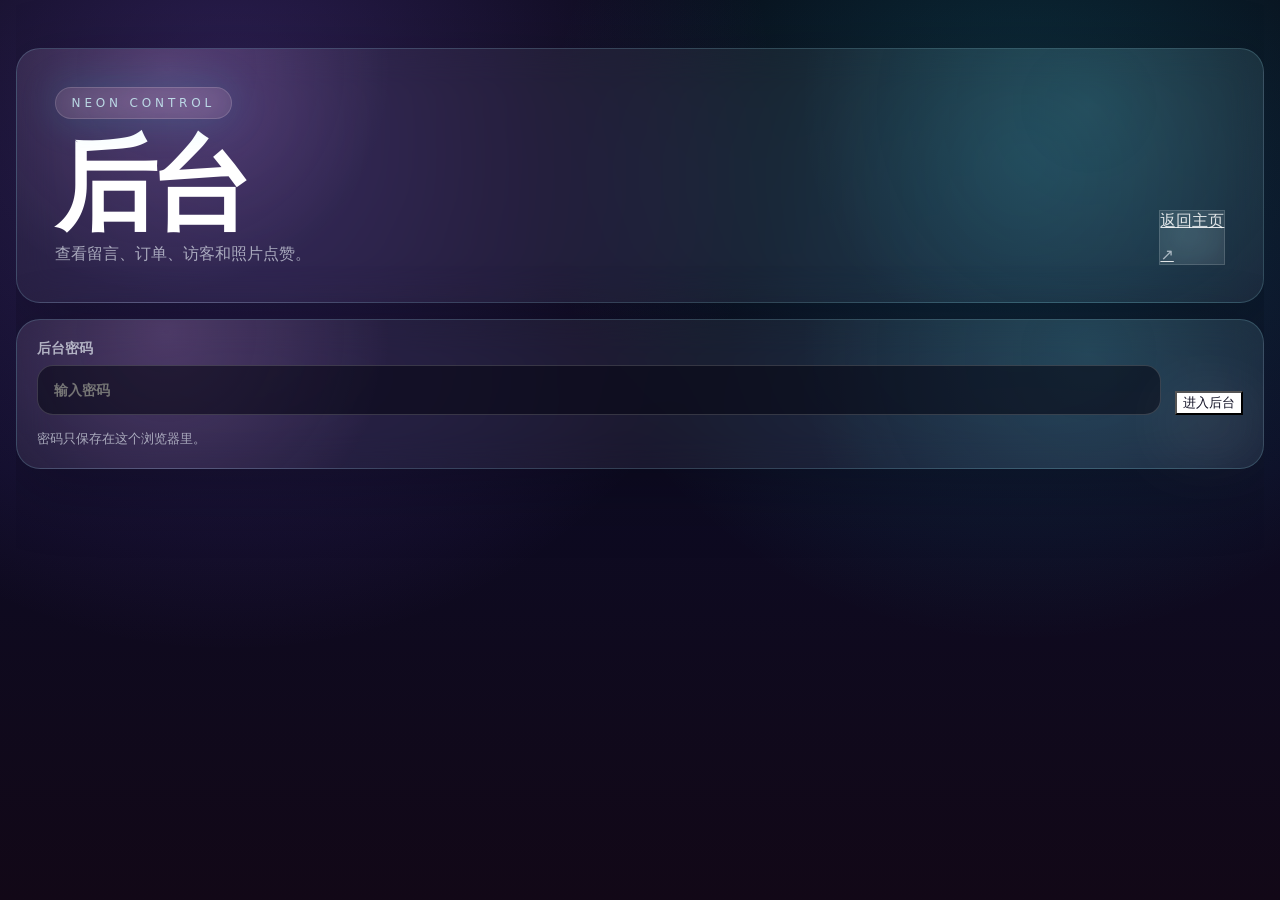
<file: admin.html>
<!doctype html>
<html lang="zh-CN">
  <head>
    <meta charset="utf-8" />
    <meta name="viewport" content="width=device-width, initial-scale=1" />
    <title>neonme 后台</title>
    <link rel="icon" href="assets/favicon.svg" />
    <link rel="stylesheet" href="assets/styles.css" />
  </head>
  <body class="admin-body">
    <main class="admin-shell">
      <section class="admin-hero">
        <div>
          <p class="eyebrow">NEON CONTROL</p>
          <h1>后台</h1>
          <span>查看留言、订单、访客和照片点赞。</span>
        </div>
        <a class="secondary" href="index.html">返回主页 <span>↗</span></a>
      </section>

      <section class="admin-login" id="admin-login">
        <label>
          后台密码
          <input id="admin-password" type="password" autocomplete="current-password" placeholder="输入密码" />
        </label>
        <button class="primary" id="admin-enter" type="button">进入后台</button>
        <p id="admin-message">密码只保存在这个浏览器里。</p>
      </section>

      <section class="admin-panel" id="admin-panel" hidden>
        <div class="admin-stats">
          <article>
            <span>访客</span>
            <strong id="admin-visits">--</strong>
            <button type="button" data-action="reset-visits">清零</button>
          </article>
          <article>
            <span>留言</span>
            <strong id="admin-note-count">--</strong>
          </article>
          <article>
            <span>订单</span>
            <strong id="admin-order-count">--</strong>
          </article>
          <article>
            <span>点赞项</span>
            <strong id="admin-like-count">--</strong>
          </article>
        </div>

        <div class="admin-grid">
          <section class="admin-card">
            <div class="admin-card-head">
              <h2>留言</h2>
              <button type="button" data-action="refresh">刷新</button>
            </div>
            <div class="admin-list" id="admin-guestbook"></div>
          </section>

          <section class="admin-card">
            <div class="admin-card-head">
              <h2>小店订单</h2>
              <button type="button" data-action="refresh">刷新</button>
            </div>
            <div class="admin-list" id="admin-orders"></div>
          </section>

          <section class="admin-card admin-card-wide">
            <div class="admin-card-head">
              <h2>照片点赞</h2>
              <button type="button" data-action="refresh">刷新</button>
            </div>
            <div class="admin-likes" id="admin-likes"></div>
          </section>
        </div>
      </section>
    </main>

    <script>
      const ADMIN_API = "https://neonme-api.2187909536-d8f.workers.dev";
      const passwordInput = document.querySelector("#admin-password");
      const loginBox = document.querySelector("#admin-login");
      const panel = document.querySelector("#admin-panel");
      const message = document.querySelector("#admin-message");
      const state = {
        password: localStorage.getItem("neonme-admin-password") || "",
      };

      passwordInput.value = state.password;

      const requestAdmin = async (path, options = {}) => {
        const response = await fetch(`${ADMIN_API}${path}`, {
          headers: {
            "Content-Type": "application/json",
            "X-Admin-Password": state.password,
          },
          ...options,
        });
        const data = await response.json();
        if (!response.ok) throw new Error(data.error || "request failed");
        return data;
      };

      const empty = (text) => {
        const item = document.createElement("p");
        item.className = "admin-empty";
        item.textContent = text;
        return item;
      };

      const renderList = (target, items, type) => {
        target.innerHTML = "";
        if (!items.length) {
          target.appendChild(empty("还没有内容。"));
          return;
        }
        items.forEach((item) => {
          const card = document.createElement("article");
          const title = document.createElement("strong");
          const meta = document.createElement("span");
          const text = document.createElement("p");
          const button = document.createElement("button");
          title.textContent = type === "orders" ? `${item.product || "订单"} · ${item.name || "未留名"}` : item.name || "visitor";
          meta.textContent = item.createdAt ? new Date(item.createdAt).toLocaleString("zh-CN") : "";
          text.textContent = type === "orders"
            ? `${item.phone || ""} ${item.address || ""}`.trim() || "没有更多信息"
            : item.message || "";
          button.type = "button";
          button.textContent = "删除";
          button.addEventListener("click", async () => {
            await requestAdmin(`/admin/${type}/${item.index}`, { method: "DELETE" });
            await loadAdmin();
          });
          card.append(title, meta, text, button);
          target.appendChild(card);
        });
      };

      const renderLikes = (target, likes) => {
        target.innerHTML = "";
        if (!likes.length) {
          target.appendChild(empty("还没有点赞。"));
          return;
        }
        likes.sort((a, b) => a.id.localeCompare(b.id)).forEach((item) => {
          const chip = document.createElement("button");
          chip.type = "button";
          chip.textContent = `${item.id} · ${item.count}`;
          chip.title = "点击清空这张照片的点赞";
          chip.addEventListener("click", async () => {
            await requestAdmin(`/admin/likes/${encodeURIComponent(item.id)}`, { method: "DELETE" });
            await loadAdmin();
          });
          target.appendChild(chip);
        });
      };

      const loadAdmin = async () => {
        try {
          const data = await requestAdmin("/admin/summary");
          loginBox.hidden = true;
          panel.hidden = false;
          message.textContent = "已连接后台。";
          document.querySelector("#admin-visits").textContent = data.visits;
          document.querySelector("#admin-note-count").textContent = data.guestbook.length;
          document.querySelector("#admin-order-count").textContent = data.orders.length;
          document.querySelector("#admin-like-count").textContent = data.likes.length;
          renderList(document.querySelector("#admin-guestbook"), data.guestbook, "guestbook");
          renderList(document.querySelector("#admin-orders"), data.orders, "orders");
          renderLikes(document.querySelector("#admin-likes"), data.likes);
        } catch {
          loginBox.hidden = false;
          panel.hidden = true;
          message.textContent = "密码不对，或者后台暂时连不上。";
        }
      };

      document.querySelector("#admin-enter").addEventListener("click", () => {
        state.password = passwordInput.value.trim();
        localStorage.setItem("neonme-admin-password", state.password);
        loadAdmin();
      });

      document.querySelectorAll("[data-action='refresh']").forEach((button) => {
        button.addEventListener("click", loadAdmin);
      });

      document.querySelector("[data-action='reset-visits']").addEventListener("click", async () => {
        await requestAdmin("/admin/visits/reset", { method: "POST" });
        await loadAdmin();
      });

      if (state.password) loadAdmin();
    </script>
  </body>
</html>
</file>
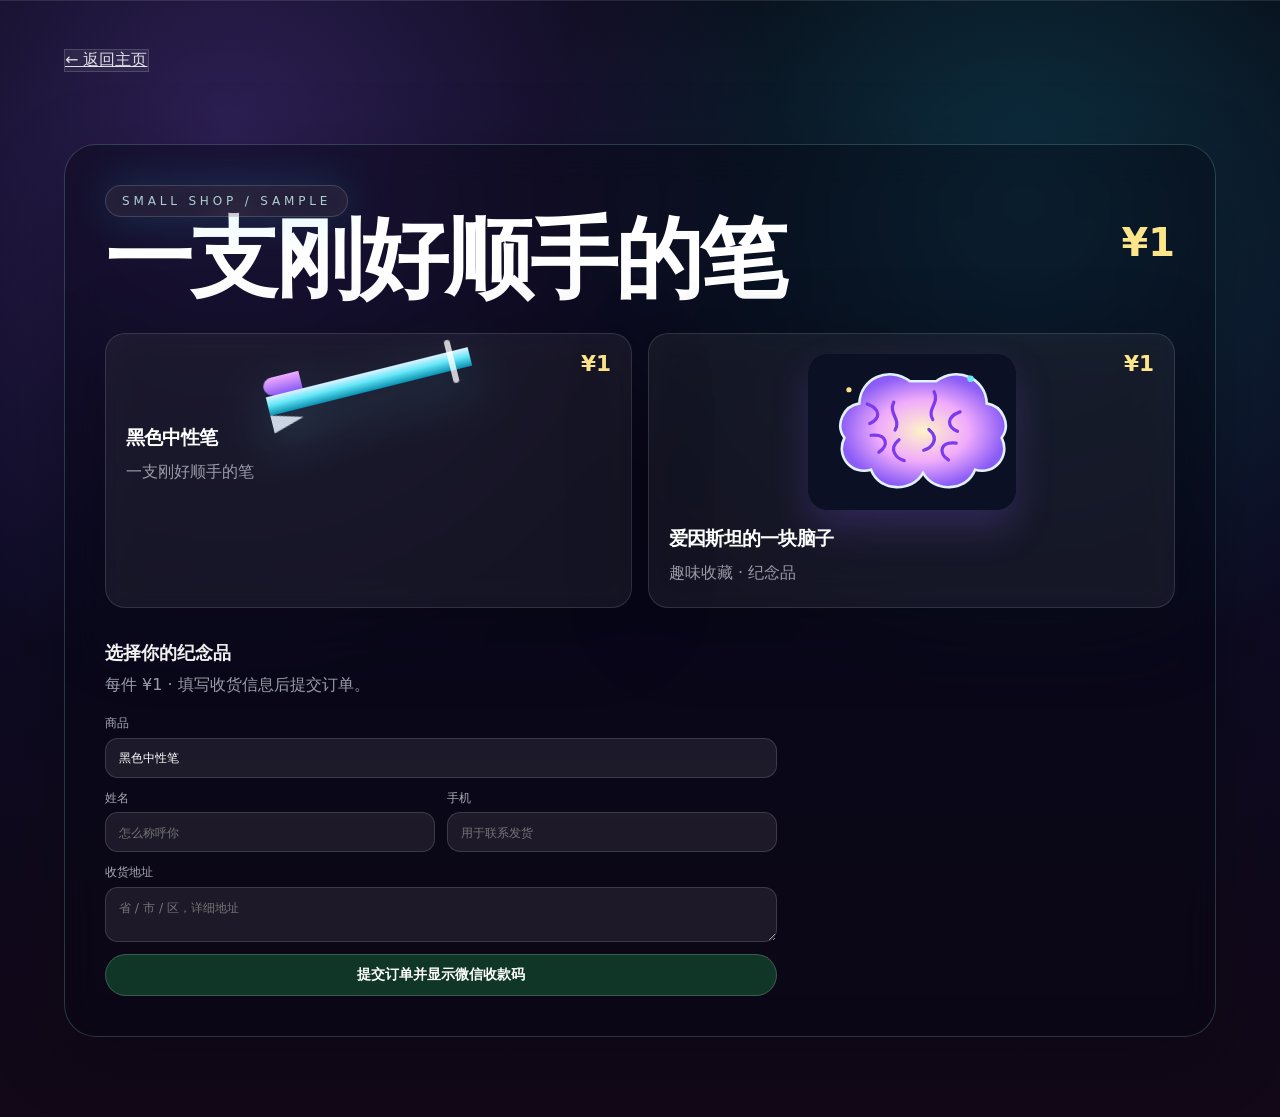
<file: shop.html>
<!doctype html>
<html lang="zh-CN">
  <head>
    <meta charset="utf-8" />
    <meta name="viewport" content="width=device-width, initial-scale=1" />
    <title>我的小店 · A Small Universe</title>
    <link rel="icon" href="assets/favicon.svg" />
    <link rel="stylesheet" href="assets/styles.css" />
  </head>
  <body>
    <main>
      <section class="cards-section shop-page">
        <a class="secondary back-link" href="index.html">← 返回主页</a>
        <section id="shop" class="shop-module" aria-labelledby="shop-title">
          <div class="shop-heading">
            <div>
              <p class="eyebrow">small shop / sample</p>
              <h1 id="shop-title" class="shop-title">一支刚好顺手的笔</h1>
            </div>
            <span class="price">¥1</span>
          </div>
          <div class="product-grid">
            <article class="product-card"><div class="pen-visual" aria-hidden="true"><div class="pen-cap"></div><div class="pen-body"><span></span></div><div class="pen-tip"></div></div><h2>黑色中性笔</h2><p>一支刚好顺手的笔</p><span class="card-price">¥1</span></article>
            <article class="product-card"><img class="brain-visual" src="assets/einstein-brain.svg" alt="爱因斯坦大脑纪念品插画" /><h2>爱因斯坦的一块脑子</h2><p>趣味收藏 · 纪念品</p><span class="card-price">¥1</span></article>
          </div>
          <div class="product-copy">
              <p>选择你的纪念品</p>
              <span>每件 ¥1 · 填写收货信息后提交订单。</span>
              <form class="order-form" id="order-form">
                <label class="full">商品<select name="product"><option>黑色中性笔</option><option>爱因斯坦的一块脑子（纪念品）</option></select></label>
                <label>姓名<input name="name" required autocomplete="name" placeholder="怎么称呼你" /></label>
                <label>手机<input name="phone" required inputmode="tel" autocomplete="tel" placeholder="用于联系发货" /></label>
                <label class="full">收货地址<textarea name="address" required autocomplete="street-address" rows="2" placeholder="省 / 市 / 区，详细地址"></textarea></label>
                <button class="pay-button wechat full" type="submit">提交订单并显示微信收款码</button>
              </form>
              <div class="order-result" id="order-result" hidden>
                <p>订单已生成 <strong id="order-id"></strong></p>
                <p class="order-sync" id="order-sync">当前是本地预览；接好通知地址后，订单会自动发给你。</p>
                <img src="assets/wechat-pay.jpg" alt="微信收款二维码" />
                <button class="pay-button full" id="copy-order" type="button">复制订单信息</button>
              </div>
            </div>
        </section>
      </section>
    </main>
    <script>
      const NEON_SHOP_CONFIG = {
        apiBase: "https://neonme-api.2187909536-d8f.workers.dev",
        notifyUrl: "",
      };

      const orderForm = document.querySelector("#order-form");
      const copyOrder = document.querySelector("#copy-order");
      const orderSync = document.querySelector("#order-sync");
      let lastOrderText = "";

      const notifyOrder = async (order) => {
        const url = NEON_SHOP_CONFIG.notifyUrl || (NEON_SHOP_CONFIG.apiBase ? `${NEON_SHOP_CONFIG.apiBase}/orders` : "");
        if (!url) return false;
        const response = await fetch(url, {
          method: "POST",
          headers: { "Content-Type": "application/json" },
          body: JSON.stringify(order),
        });
        return response.ok;
      };

      orderForm.addEventListener("submit", async (event) => {
        event.preventDefault();
        const data = Object.fromEntries(new FormData(event.currentTarget));
        const order = { ...data, id: `NM${Date.now().toString().slice(-8)}`, createdAt: new Date().toISOString(), status: "待人工确认" };
        localStorage.setItem("neonme-last-order", JSON.stringify(order));
        lastOrderText = [
          `订单号：${order.id}`,
          `商品：${order.product}`,
          `姓名：${order.name}`,
          `手机：${order.phone}`,
          `地址：${order.address}`,
          `状态：${order.status}`,
        ].join("\n");
        document.querySelector("#order-id").textContent = order.id;
        document.querySelector("#order-result").hidden = false;
        event.currentTarget.hidden = true;
        try {
          const notified = await notifyOrder(order);
          orderSync.textContent = notified ? "订单通知已发送给站长。" : "订单已生成；现在先复制订单信息发给站长。";
        } catch {
          orderSync.textContent = "订单通知暂时没发出；先复制订单信息发给站长。";
        }
      });

      copyOrder.addEventListener("click", async () => {
        if (!lastOrderText) return;
        try {
          await navigator.clipboard.writeText(lastOrderText);
          copyOrder.textContent = "已复制";
        } catch {
          copyOrder.textContent = "复制失败，手动截图也可以";
        }
      });
    </script>
  </body>
</html>
</file>
<file: assets/styles.css>
* {
  box-sizing: border-box;
}

:root {
  --void: #070712;
  --deep: #0d0b23;
  --violet: #8b5cf6;
  --fuchsia: #f0abfc;
  --cyan: #67e8f9;
  --solar: #fde68a;
  --rose: #fb7185;
  --ink: rgba(255, 255, 255, 0.92);
  --muted: rgba(226, 232, 240, 0.72);
}

html {
  scroll-behavior: smooth;
}

body {
  margin: 0;
  background:
    radial-gradient(circle at 18% 12%, rgba(139, 92, 246, 0.28), transparent 34rem),
    radial-gradient(circle at 80% 18%, rgba(34, 211, 238, 0.2), transparent 30rem),
    linear-gradient(180deg, #070712 0%, #0d0b23 52%, #120817 100%);
  color: #fff;
  font-family:
    Inter, ui-sans-serif, system-ui, -apple-system, BlinkMacSystemFont, "Segoe UI",
    "PingFang SC", "Microsoft YaHei", sans-serif;
}

body.lightbox-open {
  overflow: hidden;
}

.sparkle-layer {
  position: fixed;
  inset: 0;
  z-index: 99;
  pointer-events: none;
}

.sparkle-layer span {
  position: absolute;
  width: 0.52rem;
  height: 0.52rem;
  border-radius: 999px;
  background: var(--solar);
  box-shadow:
    0 0 18px rgba(253, 230, 138, 0.95),
    0 0 34px rgba(240, 171, 252, 0.55);
  translate: -50% -50%;
  animation: sparkle-pop 900ms ease-out forwards;
}

.moon-pet {
  position: fixed;
  right: clamp(1rem, 3vw, 2rem);
  bottom: clamp(1rem, 3vw, 2rem);
  z-index: 80;
  display: grid;
  width: 3.2rem;
  height: 3.2rem;
  place-items: center;
  border: 1px solid rgba(253, 230, 138, 0.34);
  border-radius: 999px;
  background:
    radial-gradient(circle at 35% 28%, rgba(255, 255, 255, 0.92), transparent 0.24rem),
    rgba(7, 7, 18, 0.72);
  color: var(--solar);
  font-size: 1.65rem;
  line-height: 1;
  box-shadow:
    0 0 34px rgba(253, 230, 138, 0.22),
    0 0 80px rgba(103, 232, 249, 0.12);
  backdrop-filter: blur(16px);
  cursor: pointer;
  transition: transform 240ms ease, box-shadow 240ms ease;
}

.moon-pet:hover,
.moon-pet.awake {
  transform: translateY(-0.22rem) rotate(-12deg);
  box-shadow:
    0 0 38px rgba(253, 230, 138, 0.46),
    0 0 90px rgba(240, 171, 252, 0.24);
}

.secret-toast {
  position: fixed;
  right: clamp(1rem, 3vw, 2rem);
  bottom: 5rem;
  z-index: 81;
  border: 1px solid rgba(255, 255, 255, 0.14);
  border-radius: 999px;
  background: rgba(7, 7, 18, 0.78);
  padding: 0.75rem 1rem;
  color: #fff;
  font-size: 0.88rem;
  font-weight: 850;
  opacity: 0;
  transform: translateY(0.6rem);
  pointer-events: none;
  box-shadow: 0 18px 45px rgba(0, 0, 0, 0.28);
  backdrop-filter: blur(16px);
  transition: opacity 220ms ease, transform 220ms ease;
}

.secret-toast.show {
  opacity: 1;
  transform: translateY(0);
}

.page-shell {
  position: relative;
  min-height: 100vh;
}

.site-header {
  position: fixed;
  left: 50%;
  top: 1rem;
  z-index: 10;
  display: flex;
  width: min(calc(100% - 2rem), 76rem);
  transform: translateX(-50%);
  align-items: center;
  justify-content: space-between;
  gap: 1rem;
  border: 1px solid rgba(255, 255, 255, 0.14);
  border-radius: 999px;
  background: rgba(7, 7, 18, 0.64);
  padding: 0.55rem 0.7rem 0.55rem 0.55rem;
  backdrop-filter: blur(20px);
}

.brand-mark,
.site-header nav,
.site-header nav a {
  display: flex;
  align-items: center;
}

.brand-mark {
  gap: 0.7rem;
  color: #fff;
  text-decoration: none;
}

.brand-mark span {
  display: grid;
  width: 2.35rem;
  height: 2.35rem;
  place-items: center;
  border-radius: 50%;
  background: radial-gradient(circle at 30% 25%, #fff, var(--cyan) 30%, var(--violet) 72%);
  color: #09091a;
  font-size: 0.78rem;
  font-weight: 950;
}

.brand-mark strong {
  font-size: 0.95rem;
}

.site-header nav {
  gap: 0.25rem;
}

.site-header nav a {
  min-height: 2.1rem;
  border-radius: 999px;
  padding: 0 0.85rem;
  color: rgba(255, 255, 255, 0.72);
  font-size: 0.86rem;
  text-decoration: none;
}

.site-header nav a:hover {
  background: rgba(255, 255, 255, 0.1);
  color: #fff;
}

::selection {
  background: rgba(103, 232, 249, 0.35);
}

main {
  min-height: 100vh;
  overflow: hidden;
}

.hero {
  position: relative;
  isolation: isolate;
  display: flex;
  min-height: 100vh;
  align-items: center;
  padding: 2.5rem 4rem;
}

.hero-grid,
.cards-section {
  width: min(100%, 80rem);
  margin: 0 auto;
}

.hero-grid {
  display: grid;
  grid-template-columns: 1.08fr 0.92fr;
  align-items: center;
  gap: 2.5rem;
}

.eyebrow {
  display: inline-flex;
  margin: 0 0 1.25rem;
  border: 1px solid rgba(255, 255, 255, 0.15);
  border-radius: 999px;
  background: rgba(255, 255, 255, 0.08);
  padding: 0.5rem 1rem;
  color: rgba(207, 250, 254, 0.8);
  font-size: 0.75rem;
  letter-spacing: 0.32em;
  text-transform: uppercase;
  box-shadow: 0 0 40px rgba(34, 211, 238, 0.18);
  backdrop-filter: blur(16px);
}

h1 {
  max-width: 58rem;
  margin: 0;
  color: #fff;
  font-size: clamp(3.4rem, 8.5vw, 6rem);
  font-weight: 950;
  letter-spacing: -0.035em;
  line-height: 0.9;
  text-wrap: balance;
}

h1 span {
  display: block;
  padding-bottom: 0.2em;
  color: var(--cyan);
  text-shadow: 0 0 34px rgba(103, 232, 249, 0.34);
}

.intro {
  max-width: 42rem;
  margin: 1.75rem 0 0;
  color: rgba(226, 232, 240, 0.78);
  font-size: clamp(1.05rem, 2vw, 1.25rem);
  line-height: 1.8;
  text-wrap: pretty;
}

.actions {
  display: flex;
  flex-wrap: wrap;
  gap: 1rem;
  margin-top: 2.25rem;
}

.actions a {
  display: inline-flex;
  align-items: center;
  justify-content: center;
  border-radius: 999px;
  padding: 0.9rem 1.4rem;
  font-size: 0.92rem;
  font-weight: 750;
  text-decoration: none;
  transition: transform 220ms ease, box-shadow 220ms ease, border-color 220ms ease;
}

.actions a:hover {
  transform: translateY(-0.25rem);
}

.primary {
  background: #fff;
  color: #111125;
  box-shadow: 0 18px 70px rgba(255, 255, 255, 0.22);
}

.primary:hover {
  box-shadow: 0 26px 90px rgba(56, 189, 248, 0.35);
}

.primary span {
  margin-left: 0.5rem;
}

.secondary {
  border: 1px solid rgba(255, 255, 255, 0.15);
  background: rgba(255, 255, 255, 0.07);
  color: rgba(255, 255, 255, 0.85);
  backdrop-filter: blur(16px);
}

.secondary:hover {
  border-color: rgba(165, 243, 252, 0.5);
}

.shop-link span {
  margin-left: 0.5rem;
  color: var(--solar);
  font-size: 1.1rem;
}

.aurora {
  position: absolute;
  z-index: -1;
  pointer-events: none;
  border-radius: 999px;
  filter: blur(24px);
  opacity: 0.76;
  mix-blend-mode: screen;
  animation: drift 14s ease-in-out infinite alternate;
}

.aurora-one {
  left: -10rem;
  top: 8rem;
  width: 34rem;
  height: 34rem;
  background: rgba(168, 85, 247, 0.42);
}

.aurora-two {
  right: -14rem;
  top: 2rem;
  width: 38rem;
  height: 38rem;
  background: rgba(6, 182, 212, 0.33);
  animation-delay: -4s;
}

.aurora-three {
  bottom: -18rem;
  left: 28%;
  width: 42rem;
  height: 42rem;
  background: rgba(251, 191, 36, 0.2);
  animation-delay: -8s;
}

.starfield span {
  position: absolute;
  display: block;
  border-radius: 999px;
  background: #fff;
  box-shadow: 0 0 18px rgba(255, 255, 255, 0.9);
  opacity: 0.28;
  animation: twinkle 3.8s ease-in-out infinite;
}

.planet-wrap {
  position: relative;
  aspect-ratio: 1;
  width: min(100%, 35rem);
  margin: 0 auto;
}

.planet-shell {
  position: absolute;
  inset: 0;
  display: grid;
  place-items: center;
}

.planet-core {
  position: relative;
  width: min(78vw, 25rem);
  height: min(78vw, 25rem);
  border: 1px solid rgba(255, 255, 255, 0.16);
  border-radius: 40% 60% 58% 42% / 46% 38% 62% 54%;
  background:
    radial-gradient(circle at 34% 26%, rgba(255, 255, 255, 0.92), transparent 0.55rem),
    radial-gradient(circle at 38% 32%, rgba(103, 232, 249, 0.62), transparent 4rem),
    radial-gradient(circle at 68% 66%, rgba(240, 171, 252, 0.62), transparent 7rem),
    linear-gradient(135deg, rgba(255, 255, 255, 0.18), rgba(255, 255, 255, 0.035));
  box-shadow:
    inset 0 0 70px rgba(255, 255, 255, 0.11),
    0 0 95px rgba(103, 232, 249, 0.28),
    0 0 150px rgba(217, 70, 239, 0.18);
  animation: morph 10s ease-in-out infinite alternate;
}

.planet-core::before {
  position: absolute;
  inset: 10%;
  content: "";
  border-radius: inherit;
  background:
    linear-gradient(110deg, transparent 0 28%, rgba(255, 255, 255, 0.22) 31%, transparent 36% 54%, rgba(255, 255, 255, 0.12) 58%, transparent 64%),
    repeating-linear-gradient(130deg, rgba(255, 255, 255, 0.08) 0 1px, transparent 1px 17px);
  opacity: 0.72;
}

.orbit {
  position: absolute;
  inset: 9%;
  border: 1px solid rgba(255, 255, 255, 0.18);
  border-radius: 50%;
  transform: rotateX(64deg) rotateZ(-18deg);
  box-shadow: 0 0 42px rgba(103, 232, 249, 0.12);
}

.orbit-a {
  animation: spin 17s linear infinite;
}

.orbit-b {
  inset: 4%;
  border-color: rgba(240, 171, 252, 0.26);
  transform: rotateX(68deg) rotateZ(28deg);
  animation: spin 23s linear infinite reverse;
}

.orbit-c {
  inset: 16%;
  border-style: dashed;
  border-color: rgba(253, 230, 138, 0.22);
  transform: rotateX(62deg) rotateZ(58deg);
  animation: spin 29s linear infinite;
}

.glass-card {
  position: absolute;
  z-index: 2;
  width: 15rem;
  border: 1px solid rgba(255, 255, 255, 0.16);
  border-radius: 1.35rem;
  background: rgba(8, 10, 26, 0.48);
  padding: 1rem 1.1rem;
  color: rgba(255, 255, 255, 0.9);
  box-shadow: 0 20px 80px rgba(0, 0, 0, 0.28);
  backdrop-filter: blur(18px);
}

.glass-card small {
  color: rgba(207, 250, 254, 0.7);
  font-size: 0.72rem;
  letter-spacing: 0.24em;
  text-transform: uppercase;
}

.glass-card strong {
  display: block;
  margin-top: 0.35rem;
  font-size: 1rem;
  letter-spacing: -0.03em;
}

.card-top {
  right: -2rem;
  top: 3.4rem;
}

.card-bottom {
  bottom: 3.6rem;
  left: -2.5rem;
}

.cards-section {
  position: relative;
  z-index: 1;
  border-top: 1px solid rgba(255, 255, 255, 0.1);
  padding: 4rem 4rem 5rem;
}

.mood-strip {
  position: relative;
  display: flex;
  align-items: stretch;
  width: min(calc(100% - 3rem), 80rem);
  margin: -3rem auto 0;
  gap: 0.75rem;
  overflow: hidden;
  border: 1px solid rgba(165, 243, 252, 0.24);
  border-radius: 2rem;
  background:
    radial-gradient(circle at 8% 30%, rgba(240, 171, 252, 0.24), transparent 18rem),
    radial-gradient(circle at 88% 30%, rgba(103, 232, 249, 0.2), transparent 20rem),
    linear-gradient(135deg, rgba(255, 255, 255, 0.1), rgba(255, 255, 255, 0.035));
  padding: 0.85rem;
  box-shadow:
    0 24px 90px rgba(0, 0, 0, 0.28),
    inset 0 0 0 1px rgba(255, 255, 255, 0.04);
  backdrop-filter: blur(22px);
}

.mood-strip::before {
  position: absolute;
  inset: 0.65rem;
  content: "";
  pointer-events: none;
  border: 1px solid rgba(255, 255, 255, 0.08);
  border-radius: 1.45rem;
}

.mood-strip::after {
  position: absolute;
  left: 2rem;
  right: 2rem;
  top: 50%;
  height: 1px;
  content: "";
  pointer-events: none;
  background: linear-gradient(90deg, transparent, rgba(165, 243, 252, 0.48), rgba(253, 230, 138, 0.32), transparent);
  opacity: 0.38;
}

.mood-strip > * {
  position: relative;
  z-index: 1;
}

.mood-orbit {
  display: grid;
  width: 6.6rem;
  min-width: 6.6rem;
  place-items: center;
}

.mood-orbit i {
  position: absolute;
  border: 1px solid rgba(165, 243, 252, 0.36);
  border-radius: 50%;
  box-shadow: 0 0 24px rgba(103, 232, 249, 0.16);
  animation: slow-orbit 18s linear infinite;
}

.mood-orbit i:nth-child(1) {
  width: 4.8rem;
  height: 4.8rem;
}

.mood-orbit i:nth-child(2) {
  width: 3.3rem;
  height: 3.3rem;
  border-color: rgba(240, 171, 252, 0.38);
  animation-duration: 12s;
  animation-direction: reverse;
}

.mood-orbit i:nth-child(3) {
  width: 0.82rem;
  height: 0.82rem;
  border: 0;
  background: var(--solar);
  box-shadow:
    0 0 18px rgba(253, 230, 138, 0.9),
    0 0 44px rgba(240, 171, 252, 0.38);
}

.mood-copy {
  display: flex;
  min-width: 13rem;
  flex-direction: column;
  justify-content: center;
  padding: 0.75rem 1rem 0.75rem 0;
}

.mood-strip span {
  color: var(--solar);
  font-size: 0.72rem;
  font-weight: 900;
  letter-spacing: 0.16em;
  text-transform: uppercase;
}

.mood-strip strong {
  display: block;
  margin-top: 0.42rem;
  color: #fff;
  font-size: clamp(1.05rem, 2vw, 1.55rem);
  letter-spacing: -0.04em;
}

.mood-copy strong {
  font-size: clamp(1.6rem, 3vw, 2.35rem);
}

.mood-strip a,
.mood-strip .live-stat {
  display: flex;
  min-width: 7.2rem;
  flex: 1;
  flex-direction: column;
  justify-content: center;
  border: 1px solid rgba(255, 255, 255, 0.1);
  border-radius: 1.25rem;
  background:
    linear-gradient(135deg, rgba(255, 255, 255, 0.08), rgba(255, 255, 255, 0.025));
  padding: 1rem;
  text-decoration: none;
  transition: transform 220ms ease, border-color 220ms ease, background 220ms ease;
}

.mood-strip a:hover,
.mood-strip a:focus-visible {
  transform: translateY(-0.18rem);
  border-color: rgba(165, 243, 252, 0.44);
  background:
    radial-gradient(circle at 80% 10%, rgba(103, 232, 249, 0.2), transparent 5rem),
    rgba(255, 255, 255, 0.075);
}

.mood-strip .live-stat {
  flex: 1.15;
  border-color: rgba(253, 230, 138, 0.18);
  background:
    radial-gradient(circle at 82% 25%, rgba(253, 230, 138, 0.16), transparent 5rem),
    rgba(255, 255, 255, 0.055);
}

.live-stat strong {
  font-size: clamp(1.35rem, 2.3vw, 2rem);
}

.visitor-stat {
  max-width: 10rem;
}

.music-section {
  display: grid;
  width: min(calc(100% - 3rem), 80rem);
  margin: 1.25rem auto 0;
  grid-template-columns: minmax(0, 0.9fr) minmax(22rem, 1.1fr);
  gap: 1.25rem;
  align-items: stretch;
}

.music-copy,
.music-player {
  min-height: 18rem;
  border: 1px solid rgba(255, 255, 255, 0.12);
  border-radius: 1.5rem;
  background:
    radial-gradient(circle at 20% 10%, rgba(240, 171, 252, 0.18), transparent 14rem),
    rgba(255, 255, 255, 0.05);
  padding: clamp(1.35rem, 3vw, 2rem);
}

.music-copy {
  display: flex;
  flex-direction: column;
  justify-content: flex-end;
}

.music-copy h2 {
  max-width: 34rem;
  color: #fff;
  font-size: clamp(2rem, 5vw, 4.4rem);
  line-height: 1;
  letter-spacing: -0.04em;
  text-wrap: balance;
}

.music-copy > span {
  display: block;
  margin-top: 1rem;
  color: var(--muted);
  font-size: 1rem;
  line-height: 1.7;
}

.music-player {
  position: relative;
  display: grid;
  grid-template-columns: 12rem minmax(0, 1fr);
  gap: 1.5rem;
  overflow: hidden;
  align-items: center;
  background:
    radial-gradient(circle at 75% 15%, rgba(103, 232, 249, 0.2), transparent 16rem),
    radial-gradient(circle at 25% 85%, rgba(253, 230, 138, 0.12), transparent 14rem),
    rgba(255, 255, 255, 0.055);
}

.music-player::after {
  position: absolute;
  right: 1.5rem;
  top: 1.2rem;
  content: "01";
  color: rgba(253, 230, 138, 0.78);
  font-size: 0.82rem;
  font-weight: 900;
  letter-spacing: 0.18em;
}

.vinyl {
  position: relative;
  display: grid;
  width: 11rem;
  aspect-ratio: 1;
  place-items: center;
  border-radius: 999px;
  background:
    radial-gradient(circle, #fff 0 0.38rem, transparent 0.42rem),
    radial-gradient(circle, var(--solar) 0 1.8rem, transparent 1.85rem),
    conic-gradient(from 30deg, #050510, #39255f, #061a25, #050510, #59204f, #050510);
  box-shadow:
    inset 0 0 0 1px rgba(255, 255, 255, 0.12),
    0 0 75px rgba(103, 232, 249, 0.2);
  animation: spin 16s linear infinite;
  animation-play-state: paused;
}

.vinyl.playing {
  animation-play-state: running;
}

.vinyl::before,
.vinyl::after {
  position: absolute;
  content: "";
  border-radius: 999px;
}

.vinyl::before {
  inset: 1.1rem;
  border: 1px solid rgba(255, 255, 255, 0.08);
}

.vinyl::after {
  inset: 3.1rem;
  background:
    radial-gradient(circle at 35% 30%, rgba(255, 255, 255, 0.78), transparent 0.38rem),
    linear-gradient(135deg, var(--cyan), var(--fuchsia));
}

.vinyl i {
  position: absolute;
  right: -2rem;
  top: 1.35rem;
  width: 4.8rem;
  height: 0.6rem;
  border-radius: 999px;
  background: rgba(255, 255, 255, 0.72);
  transform: rotate(28deg);
  transform-origin: left center;
}

.track-info strong {
  display: block;
  color: #fff;
  font-size: clamp(1.45rem, 3vw, 2.35rem);
  line-height: 1.1;
  letter-spacing: -0.04em;
}

.track-info span {
  display: block;
  margin-top: 0.45rem;
  color: rgba(226, 232, 240, 0.68);
}

.track-info audio {
  display: none;
}

.custom-audio {
  display: grid;
  grid-template-columns: auto minmax(0, 1fr);
  gap: 1rem;
  align-items: center;
  margin-top: 1.4rem;
  border: 1px solid rgba(103, 232, 249, 0.24);
  border-radius: 1.2rem;
  background:
    radial-gradient(circle at 18% 0%, rgba(240, 171, 252, 0.18), transparent 8rem),
    rgba(255, 255, 255, 0.07);
  padding: 0.85rem;
  box-shadow: inset 0 0 0 1px rgba(255, 255, 255, 0.04);
}

.audio-toggle {
  display: grid;
  width: 3.3rem;
  height: 3.3rem;
  place-items: center;
  border: 0;
  border-radius: 999px;
  background: linear-gradient(135deg, var(--cyan), var(--fuchsia));
  color: #050510;
  font-size: 1.05rem;
  font-weight: 950;
  cursor: pointer;
  box-shadow: 0 0 28px rgba(103, 232, 249, 0.28);
}

.audio-mid {
  min-width: 0;
}

.audio-meter {
  display: flex;
  align-items: end;
  height: 1.1rem;
  gap: 0.22rem;
  margin-bottom: 0.55rem;
}

.audio-meter span {
  width: 0.25rem;
  height: 0.45rem;
  border-radius: 999px;
  background: linear-gradient(180deg, var(--solar), var(--cyan));
  opacity: 0.66;
}

.custom-audio.playing .audio-meter span {
  animation: meter-rise 780ms ease-in-out infinite alternate;
}

.custom-audio.playing .audio-meter span:nth-child(2) { animation-delay: 110ms; }
.custom-audio.playing .audio-meter span:nth-child(3) { animation-delay: 220ms; }
.custom-audio.playing .audio-meter span:nth-child(4) { animation-delay: 330ms; }
.custom-audio.playing .audio-meter span:nth-child(5) { animation-delay: 440ms; }

.audio-progress {
  width: 100%;
  accent-color: var(--cyan);
}

.audio-time {
  display: flex;
  justify-content: space-between;
  margin-top: 0.25rem;
  color: rgba(226, 232, 240, 0.68);
  font-size: 0.78rem;
}

.playlist-section {
  width: min(calc(100% - 3rem), 80rem);
  margin: 1.25rem auto 0;
}

.playlist-card {
  position: relative;
  overflow: hidden;
  border: 1px solid rgba(103, 232, 249, 0.16);
  border-radius: 1.5rem;
  background:
    radial-gradient(circle at 15% 25%, rgba(217, 70, 239, 0.18), transparent 16rem),
    radial-gradient(circle at 88% 12%, rgba(103, 232, 249, 0.16), transparent 18rem),
    rgba(255, 255, 255, 0.05);
  padding: clamp(1.35rem, 3vw, 2rem);
  box-shadow: 0 18px 80px rgba(0, 0, 0, 0.24);
}

.playlist-card::before,
.playlist-card::after {
  position: absolute;
  content: "";
  pointer-events: none;
}

.playlist-card::before {
  right: -5rem;
  top: -5rem;
  width: 17rem;
  height: 17rem;
  border-radius: 999px;
  background:
    radial-gradient(circle, rgba(253, 230, 138, 0.2), transparent 62%),
    conic-gradient(from 140deg, rgba(103, 232, 249, 0.22), rgba(240, 171, 252, 0.2), rgba(253, 230, 138, 0.18), rgba(103, 232, 249, 0.22));
  animation: slow-orbit 18s linear infinite;
}

.playlist-card::after {
  inset: 0;
  background-image: linear-gradient(rgba(255, 255, 255, 0.035) 1px, transparent 1px);
  background-size: 100% 18px;
  opacity: 0.18;
  mix-blend-mode: screen;
}

.playlist-title {
  position: relative;
  z-index: 1;
  display: flex;
  align-items: end;
  justify-content: space-between;
  gap: 1rem;
  margin-bottom: 1.2rem;
}

.playlist-title h2 {
  color: #fff;
  font-size: clamp(2rem, 5vw, 4rem);
  line-height: 0.95;
}

.mixtape-grid {
  position: relative;
  z-index: 1;
  display: grid;
  grid-template-columns: minmax(15rem, 0.58fr) minmax(0, 1fr);
  gap: 1.2rem;
  align-items: stretch;
}

.mixtape-console {
  position: relative;
  overflow: hidden;
  min-height: 28rem;
  border: 1px solid rgba(253, 230, 138, 0.18);
  border-radius: 1.25rem;
  background:
    radial-gradient(circle at 32% 24%, rgba(253, 230, 138, 0.16), transparent 7rem),
    linear-gradient(145deg, rgba(255, 255, 255, 0.08), rgba(255, 255, 255, 0.025));
  padding: 1.2rem;
}

.mixtape-console::before {
  position: absolute;
  inset: 1rem;
  content: "";
  border: 1px solid rgba(255, 255, 255, 0.08);
  border-radius: 1rem;
}

.tape-screen {
  position: relative;
  z-index: 1;
  border: 1px solid rgba(103, 232, 249, 0.24);
  border-radius: 0.9rem;
  background: rgba(7, 7, 18, 0.68);
  padding: 1rem;
  box-shadow: inset 0 0 28px rgba(103, 232, 249, 0.12);
}

.tape-screen span {
  display: block;
  color: rgba(165, 243, 252, 0.66);
  font-size: 0.74rem;
  font-weight: 850;
  letter-spacing: 0.18em;
}

.tape-screen strong {
  display: block;
  margin-top: 0.55rem;
  color: #fff;
  font-size: clamp(2rem, 4vw, 3.2rem);
  line-height: 0.9;
  letter-spacing: -0.05em;
}

.tape-reels {
  position: relative;
  z-index: 1;
  display: flex;
  justify-content: space-between;
  gap: 1rem;
  margin: 3rem 0.7rem 0;
}

.tape-reels i {
  display: block;
  width: min(8.2rem, 30vw);
  aspect-ratio: 1;
  border: 1.1rem solid rgba(255, 255, 255, 0.13);
  border-radius: 999px;
  background:
    radial-gradient(circle, rgba(7, 7, 18, 0.92) 0 0.7rem, transparent 0.76rem),
    conic-gradient(from 45deg, var(--cyan), var(--fuchsia), var(--solar), var(--cyan));
  box-shadow: 0 0 46px rgba(103, 232, 249, 0.16);
  animation: spin 16s linear infinite;
}

.tape-reels i:nth-child(2) {
  animation-direction: reverse;
}

.tape-keys {
  position: relative;
  z-index: 1;
  display: grid;
  grid-template-columns: repeat(3, 1fr);
  gap: 0.6rem;
  margin-top: 3rem;
}

.tape-keys span {
  height: 0.65rem;
  border-radius: 999px;
  background: rgba(255, 255, 255, 0.2);
  box-shadow: 0 0 20px rgba(255, 255, 255, 0.08);
}

.mixtape-console p {
  position: absolute;
  right: 1.2rem;
  bottom: 1.2rem;
  z-index: 1;
  margin: 0;
  color: rgba(253, 230, 138, 0.72);
  font-size: 0.82rem;
  font-weight: 850;
}

.netease-frame {
  position: relative;
  overflow: hidden;
  border: 1px solid rgba(255, 255, 255, 0.13);
  border-radius: 1.15rem;
  background:
    radial-gradient(circle at 18% 12%, rgba(103, 232, 249, 0.2), transparent 11rem),
    radial-gradient(circle at 88% 22%, rgba(240, 171, 252, 0.16), transparent 12rem),
    linear-gradient(180deg, rgba(255, 255, 255, 0.1), rgba(255, 255, 255, 0.015)),
    rgba(7, 7, 18, 0.76);
  padding: 2.4rem 1rem 1rem;
  box-shadow:
    inset 0 0 0 1px rgba(255, 255, 255, 0.04),
    inset 0 0 46px rgba(103, 232, 249, 0.08),
    0 24px 70px rgba(0, 0, 0, 0.32),
    0 0 56px rgba(103, 232, 249, 0.14);
}

.netease-frame::before {
  position: absolute;
  inset: 2.4rem 1rem 1rem;
  z-index: 2;
  content: "";
  border-radius: 0.85rem;
  box-shadow:
    inset 0 0 0 1px rgba(7, 7, 18, 0.28),
    inset 0 0 34px rgba(7, 7, 18, 0.24),
    inset 0 0 0 999px rgba(39, 25, 68, 0.12);
  mix-blend-mode: multiply;
  pointer-events: none;
}

.netease-frame::after {
  position: absolute;
  inset: 2.4rem 1rem 1rem;
  z-index: 3;
  content: "";
  border-radius: 0.85rem;
  background:
    linear-gradient(rgba(103, 232, 249, 0.055) 1px, transparent 1px),
    radial-gradient(circle at 20% 0%, rgba(240, 171, 252, 0.16), transparent 45%),
    radial-gradient(circle at 88% 100%, rgba(103, 232, 249, 0.14), transparent 45%),
    linear-gradient(135deg, rgba(39, 25, 68, 0.18), rgba(7, 7, 18, 0.08));
  background-size: 100% 5px, 100% 100%, 100% 100%;
  opacity: 0.34;
  pointer-events: none;
}

.frame-bar {
  position: absolute;
  left: 1rem;
  right: 1rem;
  top: 0.75rem;
  display: flex;
  gap: 0.42rem;
}

.frame-bar span {
  width: 0.58rem;
  height: 0.58rem;
  border-radius: 999px;
  background: var(--fuchsia);
}

.frame-bar span:nth-child(2) {
  background: var(--solar);
}

.frame-bar span:nth-child(3) {
  background: var(--cyan);
}

.playlist-card iframe {
  display: block;
  overflow: hidden;
  border: 0;
  border-radius: 0.85rem;
  background: rgba(7, 7, 18, 0.52);
  filter: saturate(0.92) contrast(0.96) brightness(0.82);
  opacity: 0.94;
  box-shadow: 0 0 34px rgba(103, 232, 249, 0.14);
}

.playlist-link {
  position: relative;
  z-index: 1;
  display: inline-flex;
  align-items: center;
  gap: 0.45rem;
  margin-top: 1rem;
  color: #fff;
  font-weight: 850;
  text-decoration: none;
}

.playlist-link span {
  color: var(--cyan);
}

.playlist-link::after {
  content: "如果播放器打不开，用这个";
  margin-left: 0.5rem;
  color: rgba(226, 232, 240, 0.56);
  font-size: 0.82rem;
  font-weight: 700;
}

.gallery-section {
  width: min(100%, 80rem);
  margin: 0 auto;
  padding: 7rem 4rem 3rem;
}

.section-heading {
  display: flex;
  align-items: end;
  justify-content: space-between;
  gap: 2rem;
  margin-bottom: 2rem;
}

.section-heading p {
  max-width: 18rem;
  margin: 0;
  color: var(--muted);
  line-height: 1.7;
}

.section-heading h2 {
  max-width: 42rem;
  color: #fff;
  font-size: clamp(2.4rem, 6vw, 5.4rem);
  line-height: 0.95;
  text-align: right;
  text-wrap: balance;
}

.gallery-grid {
  display: grid;
  grid-template-columns: 1.1fr 0.85fr 1fr;
  grid-auto-flow: dense;
  grid-auto-rows: 12rem;
  gap: 1rem;
}

.photo-card {
  position: relative;
  overflow: hidden;
  margin: 0;
  border: 1px solid rgba(255, 255, 255, 0.16);
  border-radius: 1.25rem;
  background: rgba(255, 255, 255, 0.06);
  box-shadow: 0 22px 80px rgba(0, 0, 0, 0.22);
  transition: transform 260ms ease, border-color 260ms ease, filter 260ms ease;
}

.photo-card:hover {
  transform: translateY(-0.35rem);
  border-color: rgba(165, 243, 252, 0.42);
  filter: saturate(1.08);
}

.photo-card.tall {
  grid-row: span 2;
}

.photo-card.wide {
  grid-column: span 2;
}

.photo-card img {
  position: absolute;
  inset: 0;
  display: block;
  width: 100%;
  height: 100%;
  object-fit: cover;
}

.photo-open {
  position: absolute;
  inset: 0;
  display: block;
  width: 100%;
  height: 100%;
  border: 0;
  background: transparent;
  padding: 0;
  cursor: zoom-in;
}

.photo-open:focus-visible {
  outline: 3px solid rgba(103, 232, 249, 0.85);
  outline-offset: -6px;
}

.photo-open::before {
  position: absolute;
  z-index: 1;
  right: 0.8rem;
  top: 0.8rem;
  content: "放大";
  border: 1px solid rgba(255, 255, 255, 0.16);
  border-radius: 999px;
  background: rgba(7, 7, 18, 0.58);
  padding: 0.38rem 0.58rem;
  color: rgba(255, 255, 255, 0.86);
  font-size: 0.72rem;
  font-weight: 850;
  opacity: 0;
  transform: translateY(-0.3rem);
  backdrop-filter: blur(14px);
  transition: opacity 220ms ease, transform 220ms ease;
}

.photo-card:hover .photo-open::before,
.photo-open:focus-visible::before {
  opacity: 1;
  transform: translateY(0);
}

.photo-card::after {
  position: absolute;
  inset: auto 0 0;
  height: 44%;
  content: "";
  background: linear-gradient(180deg, transparent, rgba(7, 7, 18, 0.72));
  pointer-events: none;
}

.photo-gradient {
  position: absolute;
  inset: 0;
}

.g1 {
  background:
    radial-gradient(circle at 35% 28%, rgba(255, 255, 255, 0.72), transparent 0.5rem),
    radial-gradient(circle at 50% 38%, rgba(103, 232, 249, 0.72), transparent 7rem),
    linear-gradient(140deg, #111827, #581c87 58%, #0e7490);
}

.g2 {
  background:
    radial-gradient(circle at 80% 20%, rgba(253, 230, 138, 0.8), transparent 4rem),
    linear-gradient(145deg, #312e81, #be185d);
}

.g3 {
  background:
    radial-gradient(circle at 25% 40%, rgba(251, 113, 133, 0.72), transparent 7rem),
    radial-gradient(circle at 72% 35%, rgba(103, 232, 249, 0.64), transparent 9rem),
    linear-gradient(100deg, #020617, #312e81 58%, #111827);
}

.g4 {
  background:
    radial-gradient(circle at 45% 25%, rgba(240, 171, 252, 0.7), transparent 5rem),
    linear-gradient(155deg, #0f172a, #7c2d12);
}

.photo-card figcaption {
  position: absolute;
  z-index: 1;
  left: 1rem;
  bottom: 1rem;
  display: inline-flex;
  align-items: center;
  gap: 0.55rem;
  border-radius: 999px;
  background: rgba(7, 7, 18, 0.56);
  padding: 0.5rem 0.8rem;
  color: #fff;
  font-size: 0.86rem;
  backdrop-filter: blur(14px);
}

.photo-like {
  display: inline-flex;
  align-items: center;
  gap: 0.18rem;
  border: 1px solid rgba(255, 255, 255, 0.18);
  border-radius: 999px;
  background: rgba(255, 255, 255, 0.08);
  padding: 0.18rem 0.42rem;
  color: #fff;
  font: inherit;
  font-size: 0.78rem;
  cursor: pointer;
}

.photo-like.liked {
  border-color: rgba(251, 113, 133, 0.48);
  background: rgba(251, 113, 133, 0.22);
  color: #fecdd3;
}

.identity-section {
  position: relative;
  display: grid;
  width: min(calc(100% - 3rem), 80rem);
  margin: 3rem auto 0;
  grid-template-columns: minmax(18rem, 0.8fr) minmax(0, 1.2fr);
  gap: clamp(1.5rem, 4vw, 4rem);
  overflow: hidden;
  border: 1px solid rgba(255, 255, 255, 0.12);
  border-radius: 1.5rem;
  background:
    radial-gradient(circle at 18% 35%, rgba(251, 113, 133, 0.18), transparent 18rem),
    radial-gradient(circle at 88% 20%, rgba(103, 232, 249, 0.14), transparent 20rem),
    rgba(255, 255, 255, 0.045);
  padding: clamp(1.5rem, 4vw, 3rem);
}

.identity-orb {
  position: relative;
  display: grid;
  min-height: 24rem;
  place-items: center;
  border-radius: 1.25rem;
  background:
    radial-gradient(circle at 50% 45%, rgba(253, 230, 138, 0.3), transparent 7rem),
    linear-gradient(155deg, rgba(103, 232, 249, 0.1), rgba(240, 171, 252, 0.08));
  isolation: isolate;
}

.identity-orb::before,
.identity-orb::after {
  position: absolute;
  content: "";
  border-radius: 999px;
}

.identity-orb::before {
  width: 17rem;
  height: 17rem;
  border: 1px solid rgba(255, 255, 255, 0.16);
  background:
    radial-gradient(circle at 36% 26%, rgba(255, 255, 255, 0.9), transparent 0.5rem),
    radial-gradient(circle at 58% 42%, rgba(103, 232, 249, 0.66), transparent 4rem),
    radial-gradient(circle at 38% 70%, rgba(251, 113, 133, 0.62), transparent 6rem),
    #12122c;
  box-shadow: 0 0 120px rgba(103, 232, 249, 0.26);
}

.identity-orb::after {
  width: 22rem;
  height: 7rem;
  border: 1px solid rgba(253, 230, 138, 0.28);
  transform: rotate(-17deg);
}

.identity-orb span,
.identity-orb strong {
  position: relative;
  z-index: 1;
}

.identity-orb span {
  align-self: end;
  color: rgba(255, 255, 255, 0.62);
  font-size: 0.8rem;
  letter-spacing: 0.48em;
}

.identity-orb strong {
  align-self: start;
  color: #fff;
  font-size: clamp(4rem, 9vw, 8rem);
  line-height: 0.9;
  letter-spacing: -0.04em;
  text-shadow: 0 0 42px rgba(103, 232, 249, 0.52);
}

.identity-orb i {
  position: absolute;
  right: 17%;
  bottom: 19%;
  width: 0.7rem;
  height: 0.7rem;
  border-radius: 999px;
  background: var(--solar);
  box-shadow: 0 0 36px rgba(253, 230, 138, 0.8);
}

.identity-copy {
  align-self: center;
}

.identity-copy h2 {
  max-width: 40rem;
  color: #fff;
  font-size: clamp(2.2rem, 5vw, 4.8rem);
  line-height: 1;
  letter-spacing: -0.04em;
  text-wrap: balance;
}

.identity-copy > p:not(.eyebrow) {
  max-width: 42rem;
  margin: 1.35rem 0 0;
  color: var(--muted);
  font-size: 1.08rem;
  line-height: 1.85;
}

.mini-log {
  display: flex;
  flex-wrap: wrap;
  gap: 0.7rem;
  margin-top: 1.6rem;
}

.mini-log span {
  border: 1px solid rgba(255, 255, 255, 0.14);
  border-radius: 999px;
  background: rgba(255, 255, 255, 0.07);
  padding: 0.65rem 0.9rem;
  color: rgba(255, 255, 255, 0.82);
  font-size: 0.9rem;
}

.signal-board {
  display: grid;
  grid-template-columns: minmax(0, 1fr) minmax(18rem, 0.52fr);
  gap: 1.25rem;
  margin-bottom: 1.25rem;
}

.signal-copy,
.cassette {
  min-height: 19rem;
  border-radius: 1.25rem;
}

.signal-copy {
  display: flex;
  flex-direction: column;
  justify-content: flex-end;
  border: 1px solid rgba(103, 232, 249, 0.18);
  background:
    radial-gradient(circle at 20% 24%, rgba(103, 232, 249, 0.22), transparent 16rem),
    radial-gradient(circle at 78% 42%, rgba(240, 171, 252, 0.18), transparent 18rem),
    rgba(255, 255, 255, 0.05);
  padding: clamp(1.4rem, 3vw, 2.2rem);
}

.signal-copy p {
  margin: 0 0 0.8rem;
  color: var(--solar);
  font-size: 0.9rem;
  font-weight: 850;
}

.signal-copy h2 {
  max-width: 45rem;
  color: #fff;
  font-size: clamp(2.4rem, 6vw, 5.2rem);
  line-height: 0.95;
  letter-spacing: -0.04em;
}

.signal-copy span {
  display: block;
  max-width: 45rem;
  margin-top: 1.2rem;
  color: var(--muted);
  line-height: 1.8;
}

.cassette {
  position: relative;
  overflow: hidden;
  border: 1px solid rgba(253, 230, 138, 0.2);
  background:
    radial-gradient(circle at 50% 42%, rgba(253, 230, 138, 0.18), transparent 10rem),
    linear-gradient(145deg, rgba(251, 113, 133, 0.14), rgba(103, 232, 249, 0.08)),
    rgba(255, 255, 255, 0.045);
  padding: 1.35rem;
}

.cassette-top {
  height: 3.2rem;
  border: 1px solid rgba(255, 255, 255, 0.16);
  border-radius: 0.85rem;
  background: rgba(7, 7, 18, 0.4);
}

.cassette-reels {
  display: flex;
  justify-content: space-between;
  gap: 1.5rem;
  margin: 2rem 1rem 0;
}

.cassette-reels i {
  display: block;
  width: min(34vw, 6.5rem);
  aspect-ratio: 1;
  border: 1.1rem solid rgba(255, 255, 255, 0.16);
  border-radius: 999px;
  background:
    radial-gradient(circle, rgba(7, 7, 18, 0.9) 0 0.65rem, transparent 0.7rem),
    conic-gradient(from 20deg, var(--cyan), var(--fuchsia), var(--solar), var(--cyan));
  box-shadow: inset 0 0 20px rgba(0, 0, 0, 0.3);
}

.cassette strong {
  position: absolute;
  left: 1.35rem;
  bottom: 1.25rem;
  color: rgba(255, 255, 255, 0.78);
  font-size: 0.9rem;
  letter-spacing: 0.18em;
  text-transform: uppercase;
}

.cards-grid {
  display: grid;
  grid-template-columns: repeat(3, 1fr);
  gap: 1.25rem;
}

article,
.statement {
  border: 1px solid rgba(255, 255, 255, 0.1);
  background: rgba(255, 255, 255, 0.055);
  box-shadow: 0 18px 80px rgba(0, 0, 0, 0.26);
  backdrop-filter: blur(18px);
}

article {
  border-radius: 1.25rem;
  padding: 1.75rem;
  transition: transform 260ms ease, border-color 260ms ease, background 260ms ease;
}

article:hover {
  transform: translateY(-0.5rem);
  border-color: rgba(165, 243, 252, 0.35);
  background: rgba(255, 255, 255, 0.085);
}

.bar {
  width: 4rem;
  height: 0.5rem;
  margin-bottom: 2rem;
  border-radius: 999px;
  background: linear-gradient(90deg, var(--cyan), var(--fuchsia), var(--solar));
  box-shadow: 0 0 26px rgba(217, 70, 239, 0.5);
}

h2 {
  margin: 0;
  font-size: 1.55rem;
  letter-spacing: -0.04em;
}

article p {
  margin: 1rem 0 0;
  color: rgba(226, 232, 240, 0.68);
  line-height: 1.75;
}

.cards-grid article {
  position: relative;
  min-height: 12rem;
  overflow: hidden;
}

.cards-grid article::after {
  position: absolute;
  right: 1.1rem;
  bottom: 1rem;
  content: "+";
  color: rgba(253, 230, 138, 0.36);
  font-size: 3rem;
  font-weight: 900;
  line-height: 1;
}

.cards-grid article p {
  display: inline-flex;
  border: 1px dashed rgba(165, 243, 252, 0.32);
  border-radius: 999px;
  padding: 0.45rem 0.72rem;
  color: rgba(226, 232, 240, 0.58);
  font-size: 0.9rem;
  font-weight: 800;
}

.lightbox {
  position: fixed;
  inset: 0;
  z-index: 120;
  display: grid;
  place-items: center;
  background:
    radial-gradient(circle at 20% 15%, rgba(103, 232, 249, 0.18), transparent 28rem),
    radial-gradient(circle at 80% 85%, rgba(240, 171, 252, 0.18), transparent 28rem),
    rgba(3, 3, 12, 0.88);
  opacity: 0;
  pointer-events: none;
  backdrop-filter: blur(18px);
  transition: opacity 220ms ease;
}

.lightbox.show {
  opacity: 1;
  pointer-events: auto;
}

.lightbox img {
  display: block;
  max-width: min(88vw, 62rem);
  max-height: 82vh;
  border: 1px solid rgba(255, 255, 255, 0.18);
  border-radius: 1.3rem;
  object-fit: contain;
  box-shadow:
    0 24px 90px rgba(0, 0, 0, 0.52),
    0 0 80px rgba(103, 232, 249, 0.18);
}

.lightbox p {
  position: fixed;
  left: 50%;
  bottom: 2rem;
  margin: 0;
  transform: translateX(-50%);
  border: 1px solid rgba(255, 255, 255, 0.16);
  border-radius: 999px;
  background: rgba(7, 7, 18, 0.62);
  padding: 0.65rem 1rem;
  color: #fff;
  font-weight: 850;
  backdrop-filter: blur(14px);
}

.lightbox button {
  position: fixed;
  z-index: 1;
  display: grid;
  place-items: center;
  border: 1px solid rgba(255, 255, 255, 0.16);
  border-radius: 999px;
  background: rgba(7, 7, 18, 0.58);
  color: #fff;
  font: inherit;
  font-weight: 900;
  cursor: pointer;
  backdrop-filter: blur(14px);
  transition: transform 200ms ease, border-color 200ms ease;
}

.lightbox button:hover,
.lightbox button:focus-visible {
  transform: translateY(-0.15rem);
  border-color: rgba(103, 232, 249, 0.58);
}

.lightbox-close {
  right: 1.5rem;
  top: 1.5rem;
  width: 3rem;
  height: 3rem;
  font-size: 2rem;
}

.lightbox-nav {
  top: 50%;
  width: 3.4rem;
  height: 3.4rem;
  transform: translateY(-50%);
  font-size: 3rem;
  line-height: 1;
}

.lightbox-nav:hover,
.lightbox-nav:focus-visible {
  transform: translateY(-50%) scale(1.04);
}

.lightbox-prev {
  left: 1.5rem;
}

.lightbox-next {
  right: 1.5rem;
}

.guestbook {
  margin-top: 2.5rem;
  border: 1px solid rgba(240, 171, 252, 0.18);
  border-radius: 1.5rem;
  background:
    radial-gradient(circle at 18% 8%, rgba(240, 171, 252, 0.18), transparent 16rem),
    radial-gradient(circle at 90% 45%, rgba(253, 230, 138, 0.13), transparent 20rem),
    rgba(255, 255, 255, 0.055);
  padding: clamp(1.35rem, 3vw, 2rem);
  box-shadow: 0 18px 80px rgba(0, 0, 0, 0.22);
}

.guestbook-head {
  display: flex;
  align-items: end;
  justify-content: space-between;
  gap: 1rem;
  margin-bottom: 1.25rem;
}

.guestbook-head h2 {
  color: #fff;
  font-size: clamp(2rem, 5vw, 4rem);
  line-height: 0.95;
}

.sync-note,
.order-sync {
  margin: -0.35rem 0 1rem;
  color: rgba(226, 232, 240, 0.58);
  font-size: 0.88rem;
  line-height: 1.6;
}

.guestbook-form {
  display: grid;
  grid-template-columns: minmax(9rem, 0.45fr) minmax(0, 1fr) auto;
  gap: 0.85rem;
}

.guestbook-form input,
.guestbook-form textarea {
  width: 100%;
  border: 1px solid rgba(255, 255, 255, 0.13);
  border-radius: 1rem;
  outline: none;
  background: rgba(7, 7, 18, 0.54);
  padding: 1rem;
  color: #fff;
  font: inherit;
  resize: vertical;
}

.guestbook-form input:focus,
.guestbook-form textarea:focus {
  border-color: rgba(103, 232, 249, 0.62);
  box-shadow: 0 0 0 4px rgba(103, 232, 249, 0.1);
}

.guestbook-form button {
  align-self: stretch;
  border: 0;
  border-radius: 1rem;
  background: linear-gradient(135deg, var(--cyan), var(--fuchsia));
  padding: 0 1.35rem;
  color: #050510;
  font: inherit;
  font-weight: 950;
  cursor: pointer;
  box-shadow: 0 16px 34px rgba(103, 232, 249, 0.18);
}

.guestbook-list {
  display: grid;
  grid-template-columns: repeat(2, minmax(0, 1fr));
  gap: 0.85rem;
  margin-top: 1rem;
}

.guestbook-list article {
  min-height: 7rem;
  border-radius: 1rem;
  padding: 1rem;
}

.guestbook-list strong {
  display: block;
  color: var(--solar);
  font-size: 0.9rem;
}

.guestbook-list p {
  margin: 0.55rem 0 0;
  color: rgba(255, 255, 255, 0.84);
  line-height: 1.6;
  overflow-wrap: anywhere;
}

.statement {
  margin-top: 2.5rem;
  border-radius: 1.5rem;
  background: linear-gradient(135deg, rgba(255, 255, 255, 0.095), rgba(255, 255, 255, 0.025));
  padding: clamp(1.75rem, 4vw, 2.5rem);
}

.statement p {
  max-width: 58rem;
  margin: 0;
  color: #fff;
  font-size: clamp(2rem, 5vw, 3.2rem);
  font-weight: 950;
  letter-spacing: -0.035em;
  line-height: 1.14;
  text-wrap: balance;
}

.statement span {
  display: block;
  max-width: 42rem;
  margin-top: 1.5rem;
  color: rgba(226, 232, 240, 0.7);
  line-height: 1.8;
}

.shop-preview {
  display: flex;
  align-items: center;
  justify-content: space-between;
  gap: 1.5rem;
  margin-top: 2.5rem;
  border: 1px solid rgba(253, 230, 138, 0.22);
  border-radius: 1.5rem;
  background:
    radial-gradient(circle at 90% 20%, rgba(253, 230, 138, 0.18), transparent 18rem),
    rgba(255, 255, 255, 0.055);
  padding: clamp(1.35rem, 3vw, 2rem);
}

.shop-preview .eyebrow {
  margin-bottom: 0.8rem;
}

.shop-preview h2 {
  font-size: clamp(1.8rem, 4vw, 3.2rem);
}

.shop-preview span {
  display: block;
  margin-top: 0.65rem;
  color: var(--muted);
}

.shop-module {
  margin-top: 2.5rem;
  border: 1px solid rgba(165, 243, 252, 0.2);
  border-radius: 2rem;
  background: rgba(7, 7, 18, 0.42);
  padding: clamp(1.5rem, 4vw, 2.5rem);
  box-shadow: 0 18px 80px rgba(0, 0, 0, 0.24);
  backdrop-filter: blur(18px);
}

.shop-page {
  min-height: 100vh;
  padding-top: 3rem;
}

.back-link {
  display: inline-flex;
  margin-bottom: 2rem;
}

.shop-title {
  max-width: none;
  font-size: clamp(2.4rem, 7vw, 5.5rem);
  letter-spacing: -0.035em;
  line-height: 0.95;
}

.shop-heading,
.product-row {
  display: flex;
  align-items: center;
  justify-content: space-between;
  gap: 2rem;
}

.product-grid {
  display: grid;
  grid-template-columns: repeat(2, minmax(0, 1fr));
  gap: 1rem;
  margin-top: 2rem;
}

.product-copy {
  width: min(100%, 42rem);
  margin-top: 2rem;
}

.product-card {
  position: relative;
  min-height: 15rem;
  border: 1px solid rgba(255, 255, 255, 0.12);
  border-radius: 1.25rem;
  background: rgba(255, 255, 255, 0.06);
  padding: 1.25rem;
}

.product-card .pen-visual,
.product-card .brain-visual {
  display: block;
  width: min(100%, 13rem);
  min-width: 0;
  height: auto;
  margin: 0 auto;
}

.product-card h2 { margin-top: 1rem; font-size: 1.2rem; }
.product-card p { margin: 0.45rem 0 0; color: rgba(226, 232, 240, 0.64); }
.card-price { position: absolute; right: 1.25rem; top: 1.1rem; color: var(--solar); font-size: 1.35rem; font-weight: 900; }

.shop-heading h2 {
  margin-top: 0.25rem;
  font-size: clamp(1.6rem, 4vw, 2.5rem);
}

.shop-heading .eyebrow {
  margin-bottom: 0;
}

.price {
  color: var(--solar);
  font-size: 2.4rem;
  font-weight: 900;
  white-space: nowrap;
}

.product-row {
  justify-content: flex-start;
  margin-top: 2rem;
}

.pen-visual {
  display: flex;
  align-items: center;
  width: 13rem;
  min-width: 13rem;
  height: 8rem;
  transform: rotate(-14deg);
  filter: drop-shadow(0 18px 24px rgba(103, 232, 249, 0.2));
}

.brain-visual {
  width: 13rem;
  min-width: 13rem;
  border-radius: 1.25rem;
  box-shadow: 0 18px 38px rgba(139, 92, 246, 0.22);
}

.pen-cap,
.pen-body,
.pen-tip {
  display: block;
  height: 1.15rem;
}

.pen-cap {
  width: 2.4rem;
  border-radius: 0.7rem 0 0 0.7rem;
  background: linear-gradient(180deg, #f0abfc, #8b5cf6);
}

.pen-body {
  position: relative;
  flex: 1;
  background: linear-gradient(180deg, #e0f2fe, #67e8f9 45%, #0891b2);
}

.pen-body span {
  position: absolute;
  right: 1rem;
  top: -0.8rem;
  width: 0.35rem;
  height: 2.75rem;
  border-radius: 0.3rem;
  background: rgba(255, 255, 255, 0.78);
}

.pen-tip {
  width: 2rem;
  clip-path: polygon(0 0, 100% 50%, 0 100%);
  background: #cbd5e1;
}

.product-copy p {
  margin: 0;
  color: #fff;
  font-size: 1.15rem;
  font-weight: 800;
}

.product-copy > span {
  display: block;
  margin-top: 0.45rem;
  color: rgba(226, 232, 240, 0.68);
  line-height: 1.6;
}

.pay-actions {
  display: flex;
  flex-wrap: wrap;
  gap: 0.7rem;
  margin-top: 1.1rem;
}

.pay-button {
  border: 1px solid rgba(255, 255, 255, 0.18);
  border-radius: 999px;
  padding: 0.7rem 1rem;
  color: #fff;
  font: inherit;
  font-size: 0.85rem;
  font-weight: 750;
  cursor: pointer;
  transition: transform 180ms ease, border-color 180ms ease;
}

.pay-button:hover {
  transform: translateY(-0.15rem);
  border-color: rgba(255, 255, 255, 0.55);
}

.wechat { background: rgba(34, 197, 94, 0.25); }
.alipay { background: rgba(14, 165, 233, 0.25); }

.order-form {
  display: grid;
  grid-template-columns: repeat(2, minmax(0, 1fr));
  gap: 0.75rem;
  margin-top: 1.1rem;
}

.order-form label {
  color: rgba(226, 232, 240, 0.72);
  font-size: 0.78rem;
}

.order-form input,
.order-form textarea,
.order-form select {
  display: block;
  width: 100%;
  margin-top: 0.35rem;
  border: 1px solid rgba(255, 255, 255, 0.14);
  border-radius: 0.8rem;
  background: rgba(255, 255, 255, 0.08);
  padding: 0.72rem 0.8rem;
  color: #fff;
  font: inherit;
  outline: none;
}

.order-form select {
  appearance: none;
  background: rgba(255, 255, 255, 0.08);
}

.order-form input:focus,
.order-form textarea:focus {
  border-color: rgba(103, 232, 249, 0.7);
}

.order-form textarea { resize: vertical; }
.full { grid-column: 1 / -1; }

.order-result {
  margin-top: 1.25rem;
  border-top: 1px solid rgba(255, 255, 255, 0.12);
  padding-top: 1.25rem;
}

.order-result p { margin: 0; color: #fff; }
.order-result strong { color: var(--solar); letter-spacing: 0.08em; }

.order-result img {
  display: block;
  width: min(100%, 15rem);
  margin: 1rem auto;
  border-radius: 1rem;
}

.qr-placeholder {
  display: grid;
  place-items: center;
  width: min(100%, 15rem);
  aspect-ratio: 1;
  margin: 1rem auto;
  border: 1px dashed rgba(165, 243, 252, 0.42);
  border-radius: 1rem;
  background:
    radial-gradient(circle at 35% 35%, rgba(103, 232, 249, 0.16), transparent 5rem),
    rgba(255, 255, 255, 0.04);
  color: rgba(255, 255, 255, 0.86);
  font-weight: 800;
  text-align: center;
}

.qr-placeholder small {
  color: rgba(226, 232, 240, 0.58);
  font-size: 0.72rem;
  font-weight: 500;
}

.order-result span {
  display: block;
  color: rgba(226, 232, 240, 0.68);
  font-size: 0.82rem;
  line-height: 1.6;
  text-align: center;
}

.pay-note {
  display: block;
  margin-top: 0.8rem;
  color: rgba(226, 232, 240, 0.46);
  font-size: 0.75rem;
}

.admin-body {
  min-height: 100vh;
}

.admin-shell {
  width: min(calc(100% - 2rem), 78rem);
  margin: 0 auto;
  padding: clamp(1.25rem, 4vw, 3rem) 0 4rem;
}

.admin-hero,
.admin-login,
.admin-card,
.admin-stats article {
  border: 1px solid rgba(165, 243, 252, 0.18);
  border-radius: 1.5rem;
  background:
    radial-gradient(circle at 12% 8%, rgba(240, 171, 252, 0.18), transparent 14rem),
    radial-gradient(circle at 86% 22%, rgba(103, 232, 249, 0.14), transparent 18rem),
    rgba(255, 255, 255, 0.055);
  box-shadow: 0 18px 70px rgba(0, 0, 0, 0.24);
  backdrop-filter: blur(18px);
}

.admin-hero {
  display: flex;
  align-items: flex-end;
  justify-content: space-between;
  gap: 1.25rem;
  padding: clamp(1.35rem, 4vw, 2.35rem);
}

.admin-hero h1 {
  margin: 0;
  color: #fff;
  font-size: clamp(3rem, 8vw, 6.6rem);
  line-height: 0.9;
  letter-spacing: -0.06em;
}

.admin-hero span,
.admin-login p {
  display: block;
  margin-top: 0.8rem;
  color: rgba(226, 232, 240, 0.68);
}

.admin-login {
  display: grid;
  grid-template-columns: minmax(0, 1fr) auto;
  gap: 0.9rem;
  align-items: end;
  margin-top: 1rem;
  padding: 1.25rem;
}

.admin-login label {
  color: rgba(226, 232, 240, 0.72);
  font-size: 0.85rem;
  font-weight: 750;
}

.admin-login input {
  display: block;
  width: 100%;
  margin-top: 0.45rem;
  border: 1px solid rgba(255, 255, 255, 0.16);
  border-radius: 1rem;
  outline: none;
  background: rgba(7, 7, 18, 0.56);
  padding: 1rem;
  color: #fff;
  font: inherit;
}

.admin-login p {
  grid-column: 1 / -1;
  margin: 0;
  font-size: 0.82rem;
}

.admin-panel {
  margin-top: 1rem;
}

.admin-stats,
.admin-grid {
  display: grid;
  gap: 1rem;
}

.admin-stats {
  grid-template-columns: repeat(4, minmax(0, 1fr));
}

.admin-stats article {
  padding: 1.1rem;
}

.admin-stats span {
  color: var(--solar);
  font-size: 0.75rem;
  font-weight: 900;
  letter-spacing: 0.16em;
}

.admin-stats strong {
  display: block;
  margin-top: 0.45rem;
  color: #fff;
  font-size: clamp(1.8rem, 4vw, 3rem);
  line-height: 1;
}

.admin-stats button,
.admin-card-head button,
.admin-list button,
.admin-likes button {
  border: 1px solid rgba(255, 255, 255, 0.16);
  border-radius: 999px;
  background: rgba(255, 255, 255, 0.07);
  padding: 0.5rem 0.75rem;
  color: #fff;
  font: inherit;
  font-size: 0.78rem;
  font-weight: 800;
  cursor: pointer;
}

.admin-stats button {
  margin-top: 0.9rem;
}

.admin-grid {
  grid-template-columns: repeat(2, minmax(0, 1fr));
  margin-top: 1rem;
}

.admin-card {
  padding: 1.25rem;
}

.admin-card-wide {
  grid-column: 1 / -1;
}

.admin-card-head {
  display: flex;
  align-items: center;
  justify-content: space-between;
  gap: 1rem;
  margin-bottom: 1rem;
}

.admin-card h2 {
  margin: 0;
  color: #fff;
  font-size: clamp(1.5rem, 3vw, 2.3rem);
}

.admin-list {
  display: grid;
  gap: 0.75rem;
}

.admin-list article {
  display: grid;
  gap: 0.42rem;
  border: 1px solid rgba(255, 255, 255, 0.1);
  border-radius: 1rem;
  background: rgba(7, 7, 18, 0.38);
  padding: 0.95rem;
}

.admin-list strong {
  color: var(--solar);
}

.admin-list span {
  color: rgba(226, 232, 240, 0.48);
  font-size: 0.78rem;
}

.admin-list p,
.admin-empty {
  margin: 0;
  color: rgba(255, 255, 255, 0.82);
  line-height: 1.6;
  overflow-wrap: anywhere;
}

.admin-list button {
  justify-self: start;
  border-color: rgba(251, 113, 133, 0.32);
  color: #fecdd3;
}

.admin-likes {
  display: flex;
  flex-wrap: wrap;
  gap: 0.65rem;
}

.admin-likes button {
  border-color: rgba(253, 230, 138, 0.22);
  color: var(--solar);
}

@keyframes drift {
  from {
    transform: translate3d(0, 0, 0) scale(1);
  }
  to {
    transform: translate3d(2.8rem, -1.4rem, 0) scale(1.12);
  }
}

@keyframes twinkle {
  0%,
  100% {
    transform: scale(0.65);
    opacity: 0.16;
  }
  50% {
    transform: scale(1.2);
    opacity: 0.86;
  }
}

@keyframes morph {
  from {
    border-radius: 40% 60% 58% 42% / 46% 38% 62% 54%;
    transform: rotate(-4deg) scale(1);
  }
  to {
    border-radius: 58% 42% 39% 61% / 42% 55% 45% 58%;
    transform: rotate(5deg) scale(1.04);
  }
}

@keyframes spin {
  to {
    rotate: 360deg;
  }
}

@keyframes meter-rise {
  from {
    height: 0.35rem;
    opacity: 0.42;
  }
  to {
    height: 1.05rem;
    opacity: 0.95;
  }
}

@keyframes sparkle-pop {
  0% {
    opacity: 0;
    scale: 0.4;
    transform: translate(0, 0);
  }

  25% {
    opacity: 1;
  }

  100% {
    opacity: 0;
    scale: 1.4;
    transform: translate(var(--spark-x), var(--spark-y));
  }
}

@keyframes slow-orbit {
  to {
    transform: rotate(360deg);
  }
}

@media (prefers-reduced-motion: reduce) {
  *,
  *::before,
  *::after {
    scroll-behavior: auto !important;
    animation-duration: 0.001ms !important;
    animation-iteration-count: 1 !important;
    transition-duration: 0.001ms !important;
  }
}

@media (max-width: 980px) {
  .hero,
  .cards-section,
  .gallery-section {
    padding-inline: 1.5rem;
  }

  .hero-grid,
  .cards-grid,
  .mood-strip,
  .gallery-grid,
  .identity-section,
  .signal-board,
  .music-section,
  .music-player,
  .mixtape-grid,
  .admin-stats,
  .admin-grid,
  .guestbook-form,
  .guestbook-list {
    grid-template-columns: 1fr;
  }

  .mixtape-console {
    min-height: 20rem;
  }

  .mood-strip {
    flex-wrap: wrap;
    margin-top: 0;
  }

  .mood-copy {
    min-width: min(100%, 18rem);
  }

  .mood-strip a,
  .mood-strip .live-stat {
    min-width: calc(50% - 0.5rem);
  }

  .photo-card.tall,
  .photo-card.wide {
    grid-column: auto;
    grid-row: auto;
  }

  .section-heading,
  .shop-preview,
  .guestbook-head,
  .playlist-title {
    align-items: flex-start;
    flex-direction: column;
  }

  .admin-hero,
  .admin-login {
    align-items: flex-start;
    grid-template-columns: 1fr;
  }

  .section-heading h2 {
    text-align: left;
  }

  .planet-wrap {
    min-height: 28rem;
  }
}

@media (max-width: 620px) {
  .hero {
    padding-top: 6rem;
  }

  .site-header {
    align-items: flex-start;
    border-radius: 1.2rem;
  }

  .brand-mark strong {
    display: none;
  }

  .site-header nav {
    flex-wrap: wrap;
    justify-content: flex-end;
  }

  .site-header nav a {
    padding-inline: 0.55rem;
    font-size: 0.8rem;
  }

  .mood-strip {
    display: grid;
    grid-template-columns: 1fr;
  }

  .mood-orbit {
    width: 100%;
    min-width: 0;
    min-height: 5.4rem;
  }

  .mood-copy,
  .mood-strip a,
  .mood-strip .live-stat,
  .visitor-stat {
    max-width: none;
    min-width: 0;
  }

  .card-top {
    right: -0.5rem;
    top: 1.6rem;
  }

  .card-bottom {
    bottom: 1.6rem;
    left: -0.5rem;
  }

  .glass-card {
    width: 12.5rem;
  }

  .shop-heading,
  .product-row {
    align-items: flex-start;
    flex-direction: column;
  }

  .product-row {
    gap: 0.5rem;
  }

  .pen-visual {
    align-self: center;
  }

  .brain-visual {
    align-self: center;
  }

  .order-form {
    grid-template-columns: 1fr;
  }

  .product-grid {
    grid-template-columns: 1fr;
  }
}
</file>
